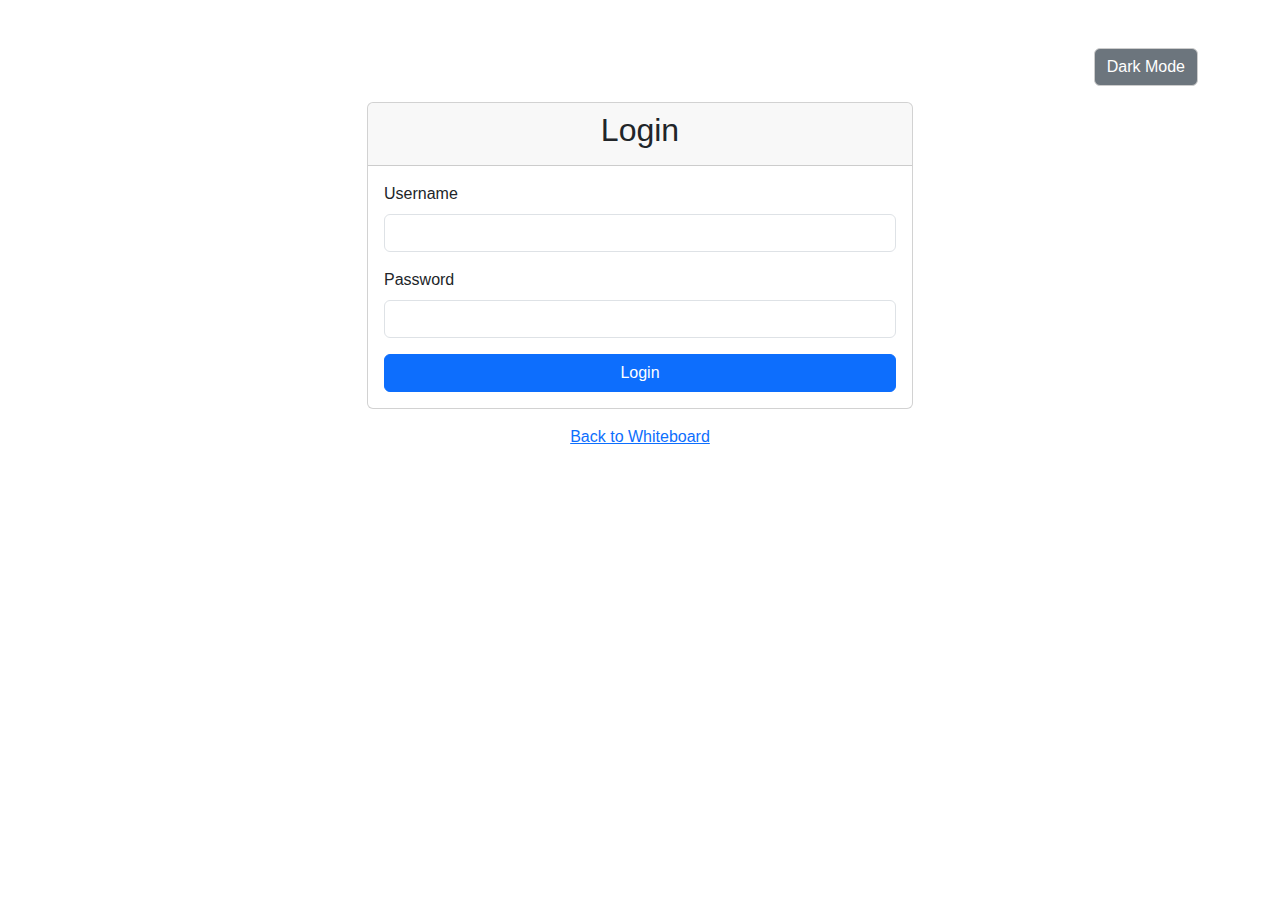
<file: frontend/login.html>
<!DOCTYPE html>
<html lang="en">
<head>
    <meta charset="UTF-8">
    <meta name="viewport" content="width=device-width, initial-scale=1.0">
    <title>Login - Collaborative Whiteboard</title>
    <link href="https://cdn.jsdelivr.net/npm/bootstrap@5.3.0/dist/css/bootstrap.min.css" rel="stylesheet">
    <link rel="stylesheet" href="styles.css">
    <style>
        /* Dark Mode Styles */
        body.dark-mode {
            background-color: #121212;
            color: #ffffff;
        }
        .dark-mode .card {
            background-color: #1e1e1e;
            color: #ffffff;
        }
        .dark-mode .btn-primary {
            background-color: #007bff;
            border-color: #007bff;
        }
        .dark-mode .btn-primary:hover {
            background-color: #0056b3;
            border-color: #004b9a;
        }
    </style>
</head>
<body>
    <div class="container mt-5">
        <!-- Dark Mode Toggle -->
        <div class="d-flex justify-content-end mb-3">
            <button id="darkModeToggle" class="btn btn-secondary">
                <i id="darkModeIcon" class="bi bi-moon-fill"></i> <span id="darkModeText">Dark Mode</span>
            </button>
        </div>
        <div class="row justify-content-center">
            <div class="col-md-6">
                <div class="card">
                    <div class="card-header">
                        <h2 class="text-center">Login</h2>
                    </div>
                    <div class="card-body">
                        <form id="loginForm">
                            <div class="mb-3">
                                <label for="username" class="form-label">Username</label>
                                <input type="text" class="form-control" id="username" required>
                            </div>
                            <div class="mb-3">
                                <label for="password" class="form-label">Password</label>
                                <input type="password" class="form-control" id="password" required>
                            </div>
                            <button type="submit" class="btn btn-primary w-100">Login</button>
                        </form>
                    </div>
                </div>
                <div class="mt-3 text-center">
                    <a href="index.html">Back to Whiteboard</a>
                </div>
            </div>
        </div>
    </div>
    <script src="https://cdn.jsdelivr.net/npm/bootstrap@5.3.0/dist/js/bootstrap.bundle.min.js"></script>
    <script>
        // Dark Mode Toggle Logic
        const darkModeToggle = document.getElementById('darkModeToggle');
        const darkModeIcon = document.getElementById('darkModeIcon');
        const darkModeText = document.getElementById('darkModeText');

        // Check dark mode preference from localStorage
        const isDarkMode = localStorage.getItem('darkMode') === 'true';
        if (isDarkMode) {
            document.body.classList.add('dark-mode');
            darkModeIcon.classList.replace('bi-moon-fill', 'bi-sun-fill');
            darkModeText.textContent = 'Light Mode';
        }

        // Toggle dark mode
        darkModeToggle.addEventListener('click', () => {
            const darkModeEnabled = document.body.classList.toggle('dark-mode');
            localStorage.setItem('darkMode', darkModeEnabled);
            darkModeIcon.classList.toggle('bi-moon-fill');
            darkModeIcon.classList.toggle('bi-sun-fill');
            darkModeText.textContent = darkModeEnabled ? 'Light Mode' : 'Dark Mode';
        });

        // Login Form Logic
        document.getElementById('loginForm').addEventListener('submit', function (e) {
            e.preventDefault();
            const username = document.getElementById('username').value;
            const password = document.getElementById('password').value;

            // Simulate successful login
            localStorage.setItem('loggedInUser', JSON.stringify({ name: username, color: getRandomColor() }));
            alert(`Login successful! Welcome, ${username}`);
            window.location.href = 'index.html';
        });

        function getRandomColor() {
            return `#${Math.floor(Math.random() * 16777215).toString(16)}`;
        }
    </script>
</body>
</html>
</file>
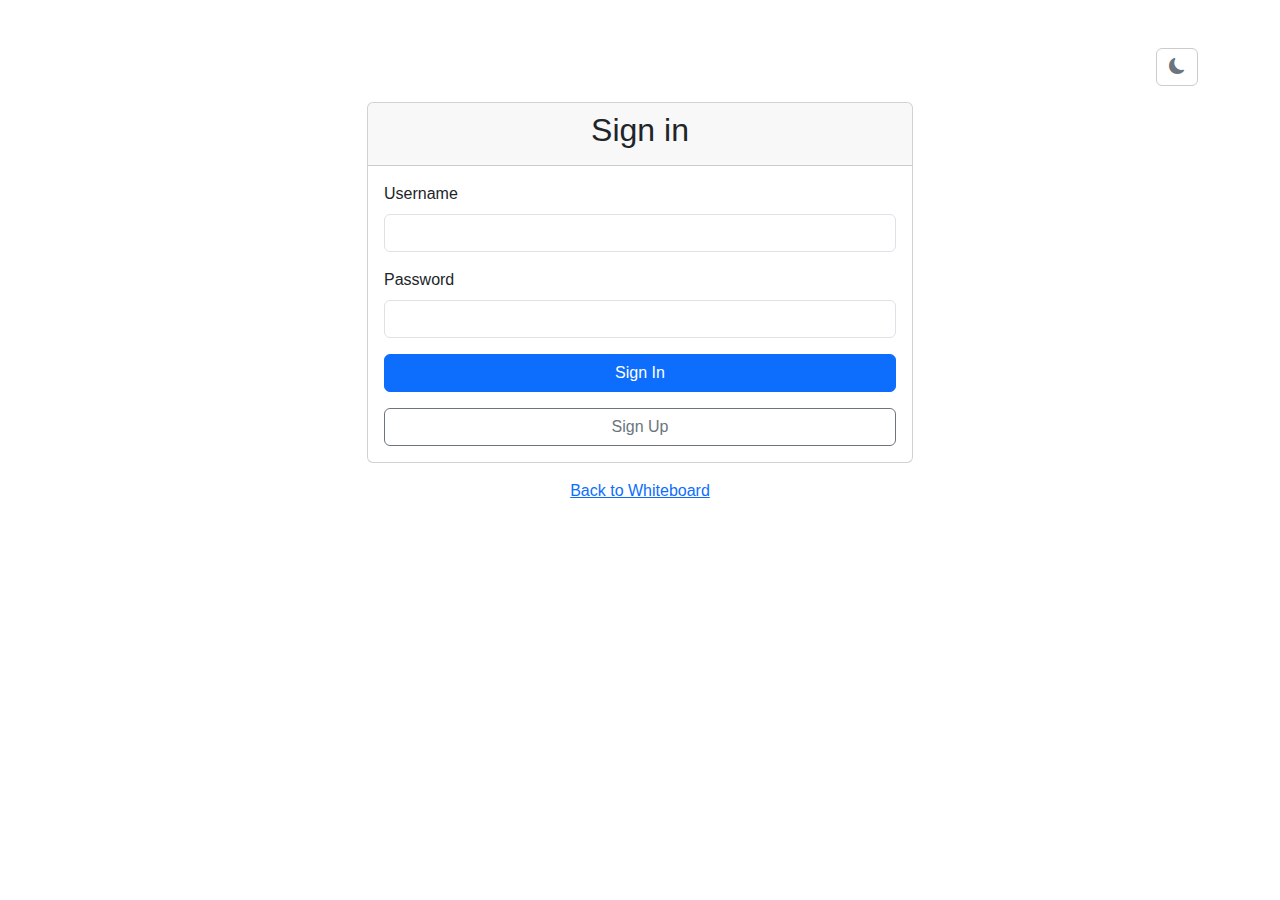
<file: frontend/signin.html>
<!DOCTYPE html>
<html lang="en">
<head>
    <meta charset="UTF-8">
    <meta name="viewport" content="width=device-width, initial-scale=1.0">
    <title>Sign in - Collaborative Whiteboard</title>
    <link href="https://cdn.jsdelivr.net/npm/bootstrap@5.3.0/dist/css/bootstrap.min.css" rel="stylesheet">
    <link href="https://cdn.jsdelivr.net/npm/bootstrap-icons/font/bootstrap-icons.css" rel="stylesheet">
    <link rel="stylesheet" href="styles.css">
    <style>
        /* General Styles */
        body {
            transition: background-color 0.3s, color 0.3s;
        }
        /* Dark Mode Styles */
        body.dark-mode {
            background-color: #121212;
            color: #ffffff;
        }
        .dark-mode .card {
            background-color: #1e1e1e;
            color: #ffffff;
        }
        .dark-mode .btn-primary {
            background-color: #007bff;
            border-color: #007bff;
        }
        .dark-mode .btn-primary:hover {
            background-color: #0056b3;
            border-color: #004b9a;
        }
        .dark-mode .btn-outline-secondary {
            color: #ffffff;
            border-color: #ffffff;
            background-color: #444;
        }
        .dark-mode .btn-outline-secondary:hover {
            background-color: #2d2d2d;
        }
        body.dark-mode button {
            background-color: #444;
            color: #eaeaea;
        }
    </style>
</head>
<body>
    <div class="container mt-5">
        <!-- Dark Mode Toggle -->
        <div class="d-flex justify-content-end mb-3">
            <button id="darkModeToggle" class="btn btn-outline-secondary" aria-label="Toggle Dark Mode">
                <i class="bi bi-moon-fill" id="darkModeIcon"></i>
            </button>
        </div>
        <div class="row justify-content-center">
            <div class="col-md-6">
                <div class="card">
                    <div class="card-header">
                        <h2 class="text-center">Sign in</h2>
                    </div>
                    <div class="card-body">
                        <form id="SigninForm" novalidate>
                            <div class="mb-3">
                                <label for="username" class="form-label">Username</label>
                                <input type="text" class="form-control" id="username" required>
                                <div class="invalid-feedback">Please enter your username.</div>
                            </div>
                            <div class="mb-3">
                                <label for="password" class="form-label">Password</label>
                                <input type="password" class="form-control" id="password" required>
                                <div class="invalid-feedback">Please enter your password.</div>
                            </div>
                            <button type="submit" class="btn btn-primary w-100 mb-3">Sign In</button>
                            <a href="signup.html" class="btn btn-outline-secondary w-100">Sign Up</a>
                        </form>
                    </div>
                </div>
                <div class="mt-3 text-center">
                    <a href="index.html">Back to Whiteboard</a>
                </div>
            </div>
        </div>
    </div>
    <script src="https://cdn.jsdelivr.net/npm/bootstrap@5.3.0/dist/js/bootstrap.bundle.min.js"></script>
    <script>
        // Dark Mode Toggle Logic
        const darkModeToggle = document.getElementById('darkModeToggle');
        const darkModeIcon = document.getElementById('darkModeIcon');

        // Check dark mode preference from localStorage
        const isDarkMode = localStorage.getItem('darkMode') === 'true';
        if (isDarkMode) {
            document.body.classList.add('dark-mode');
            darkModeIcon.classList.replace('bi-moon-fill', 'bi-sun-fill');
        }

        // Toggle dark mode
        darkModeToggle.addEventListener('click', () => {
            const isDark = document.body.classList.toggle('dark-mode');
            localStorage.setItem('darkMode', isDark);
            darkModeIcon.classList.toggle('bi-moon-fill');
            darkModeIcon.classList.toggle('bi-sun-fill');
        });

        // Signin Form Logic
        const signinForm = document.getElementById('SigninForm');
        signinForm.addEventListener('submit', function (e) {
            e.preventDefault();

            // Form validation
            if (!signinForm.checkValidity()) {
                signinForm.classList.add('was-validated');
                return;
            }

            const username = document.getElementById('username').value;
            const password = document.getElementById('password').value;

            // Simulate successful Signin
            localStorage.setItem('loggedInUser', JSON.stringify({ name: username, color: getRandomColor() }));
            alert(`Signin successful! Welcome, ${username}`);
            window.location.href = 'index.html';
        });

        function getRandomColor() {
            return `#${Math.floor(Math.random() * 16777215).toString(16)}`;
        }
    </script>
</body>
</html>
</file>
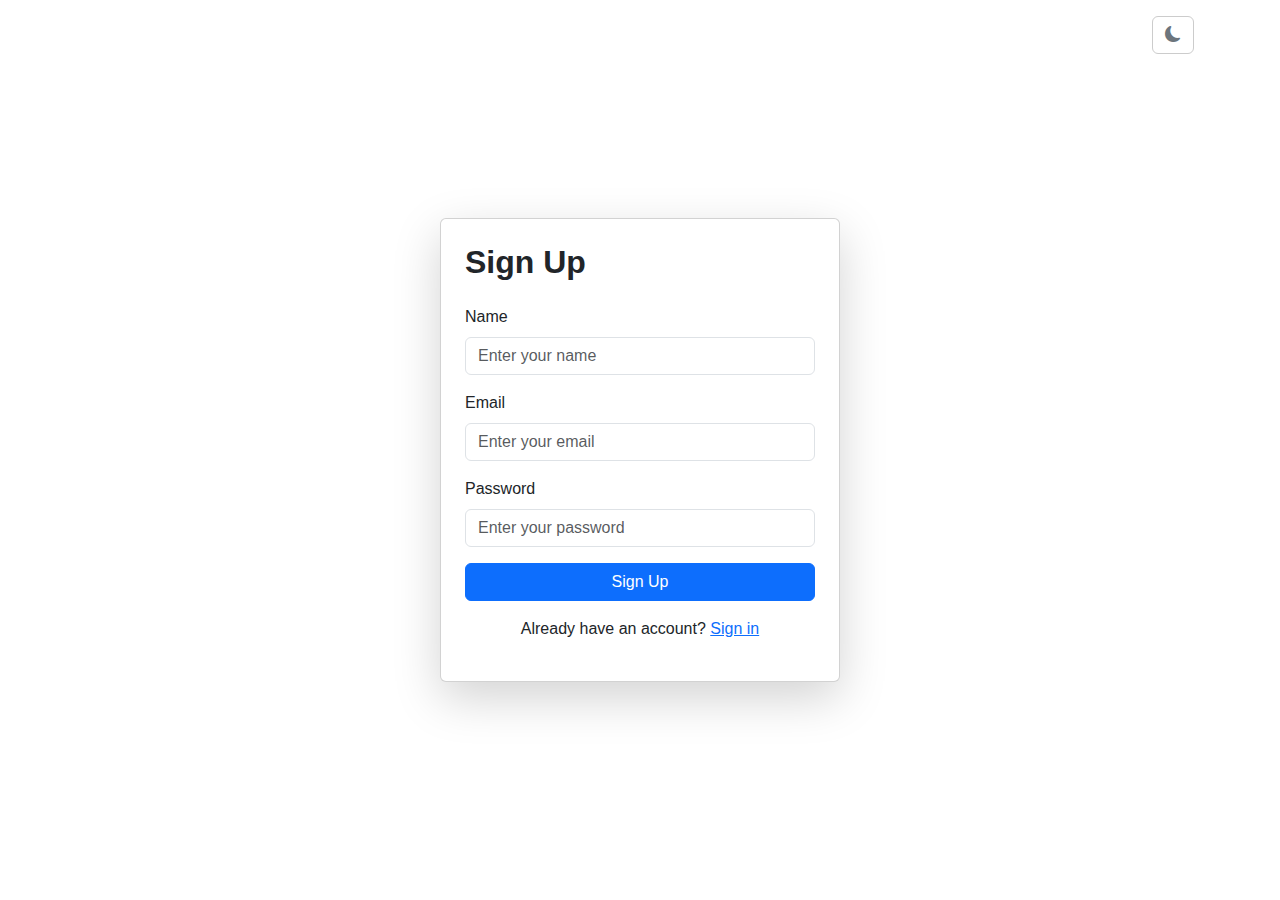
<file: frontend/signup.html>
<!DOCTYPE html>
<html lang="en">
<head>
    <meta charset="UTF-8">
    <meta name="viewport" content="width=device-width, initial-scale=1.0">
    <title>Sign Up - Collaborative Whiteboard</title>
    <link href="https://cdn.jsdelivr.net/npm/bootstrap@5.3.0/dist/css/bootstrap.min.css" rel="stylesheet">
    <link href="https://cdn.jsdelivr.net/npm/bootstrap-icons/font/bootstrap-icons.css" rel="stylesheet">
    <link rel="stylesheet" href="styles.css">
    <style>
        /* General Styling */
        body.dark-mode {
            background-color: #121212;
            color: #ffffff;
        }

        .dark-mode .card {
            background-color: #1e1e1e;
            color: #ffffff;
        }

        .dark-mode .btn-primary {
            background-color: #007bff;
            border-color: #007bff;
        }

        .dark-mode .btn-primary:hover {
            background-color: #0056b3;
            border-color: #004b9a;
        }

        .card {
            transition: background-color 0.3s, box-shadow 0.3s;
        }

        .form-control {
            transition: background-color 0.3s, color 0.3s, border-color 0.3s;
        }

        .form-control:focus {
            border-color: #80bdff;
            box-shadow: 0 0 0 0.2rem rgba(128, 189, 255, 0.5);
        }

        button {
            transition: background-color 0.3s, color 0.3s;
        }

        body.dark-mode button {
            background-color: #444;
            color: #eaeaea;
        }

        a {
            color: #007bff;
        }

        body.dark-mode a {
            color: #80bdff;
        }
    </style>
</head>

<body>
    <div class="container vh-100 d-flex flex-column justify-content-center align-items-center position-relative">
        <!-- Dark Mode Toggle -->
        <button id="darkModeToggle" class="btn btn-outline-secondary position-absolute top-0 end-0 m-3" aria-label="Toggle Dark Mode">
            <i class="bi bi-moon-fill" id="darkModeIcon"></i>
        </button>
        <div class="card p-4 shadow-lg" style="width: 100%; max-width: 400px;">
            <div class="d-flex justify-content-between align-items-center mb-3">
                <h2 class="fw-bold">Sign Up</h2>
            </div>
            <form id="signupForm" novalidate>
                <div class="mb-3">
                    <label for="name" class="form-label">Name</label>
                    <input type="text" id="name" class="form-control" placeholder="Enter your name" required>
                    <div class="invalid-feedback">Name is required.</div>
                </div>
                <div class="mb-3">
                    <label for="email" class="form-label">Email</label>
                    <input type="email" id="email" class="form-control" placeholder="Enter your email" required>
                    <div class="invalid-feedback">Please enter a valid email address.</div>
                </div>
                <div class="mb-3">
                    <label for="password" class="form-label">Password</label>
                    <input type="password" id="password" class="form-control" placeholder="Enter your password" required>
                    <div class="invalid-feedback">Password is required.</div>
                </div>
                <button type="submit" class="btn btn-primary w-100">Sign Up</button>
            </form>
            <div class="text-center mt-3">
                <p>Already have an account? <a href="Signin.html" class="text-primary">Sign in</a></p>
            </div>
        </div>
    </div>
    

    <script>
        document.addEventListener('DOMContentLoaded', () => {
            const signupForm = document.getElementById('signupForm');
            const darkModeToggle = document.getElementById('darkModeToggle');
            const darkModeIcon = document.getElementById('darkModeIcon');

            // Check and apply saved dark mode preference
            const isDarkMode = localStorage.getItem('darkMode') === 'true';
            if (isDarkMode) {
                document.body.classList.add('dark-mode');
                darkModeIcon.classList.replace('bi-moon-fill', 'bi-sun-fill');
            }

            // Toggle dark mode
            darkModeToggle.addEventListener('click', () => {
                const isDark = document.body.classList.toggle('dark-mode');
                localStorage.setItem('darkMode', isDark);
                darkModeIcon.classList.toggle('bi-moon-fill');
                darkModeIcon.classList.toggle('bi-sun-fill');
            });

            // Validate form on submission
            signupForm.addEventListener('submit', (event) => {
                event.preventDefault();

                const name = document.getElementById('name');
                const email = document.getElementById('email');
                const password = document.getElementById('password');

                if (!name.value.trim() || !email.value.trim() || !password.value.trim()) {
                    signupForm.classList.add('was-validated');
                    return;
                }

                const emailPattern = /^[^\s@]+@[^\s@]+\.[^\s@]+$/;
                if (!emailPattern.test(email.value.trim())) {
                    email.classList.add('is-invalid');
                    return;
                } else {
                    email.classList.remove('is-invalid');
                }

                // Check for existing user
                const users = JSON.parse(localStorage.getItem('users')) || [];
                const userExists = users.some(user => user.email === email.value.trim());

                if (userExists) {
                    alert('This email is already registered.');
                } else {
                    users.push({ name: name.value.trim(), email: email.value.trim(), password: password.value.trim() });
                    localStorage.setItem('users', JSON.stringify(users));
                    alert('Sign-up successful! Redirecting to Sign-in page.');
                    window.location.href = 'signin.html';
                }
            });
        });
    </script>
</body>

</html>
</file>
<file: frontend/styles.css>
:root {
    --slider-bg: #000000;
  }
  

/* General Body Styling */

body {
    font-family: 'Arial', sans-serif;
    margin: 0;
    padding: 0;
    transition: background-color 0.3s, color 0.3s;
}

body.dark-mode {
    background-color: #1e1e1e;
    color: #eaeaea;
}

/* Navbar */
.navbar {
    background-color: #f8f9fa;
    transition: background-color 0.3s, color 0.3s;
}

body.dark-mode .navbar {
    background-color: #292929;
    color: #eaeaea;
}

.navbar-brand {
    font-weight: bold;
}

body.dark-mode .navbar-brand {
    color: #eaeaea;
}

/* Canvas */
#whiteboard {
    width: 100%;
    height: 80vh;
    cursor: crosshair;
    background-color: #fff;
    border: 2px solid #ccc;
    border-radius: 8px;
    transition: background-color 0.3s, border-color 0.3s;
}

body.dark-mode #whiteboard {
    background-color: #2b2b2b;
    border-color: #555;
}

/* Tools Section */
.tools-heading {
    color: #444;
    transition: color 0.3s;
}

body.dark-mode .tools-heading {
    color: #eaeaea;
}

.tools, .collaborators {
    background-color: #f8f9fa;
    border-radius: 8px;
    padding: 15px;
    transition: background-color 0.3s, color 0.3s, box-shadow 0.3s;
}

#brushSize::-webkit-slider-runnable-track {
    background: var(--slider-bg);
  }
  
  

body.dark-mode .tools,
body.dark-mode .collaborators {
    background-color: #292929;
    color: #eaeaea;
}

/* Collaborators List */
.list-group-item {
    transition: background-color 0.3s, color 0.3s;
}

body.dark-mode .list-group-item {
    background-color: #2b2b2b;
    color: #eaeaea;
    -webkit-text-fill-color: #ccc;
}

/* Buttons */
button {
    transition: background-color 0.3s, color 0.3s;
}

body.dark-mode button {
    background-color: #444;
    color: #eaeaea;
}

/* Dark Mode Toggle */
#darkModeToggle {
    border-color: #ccc;
}

body.dark-mode #darkModeToggle {
    border-color: #555;
}
</file>
